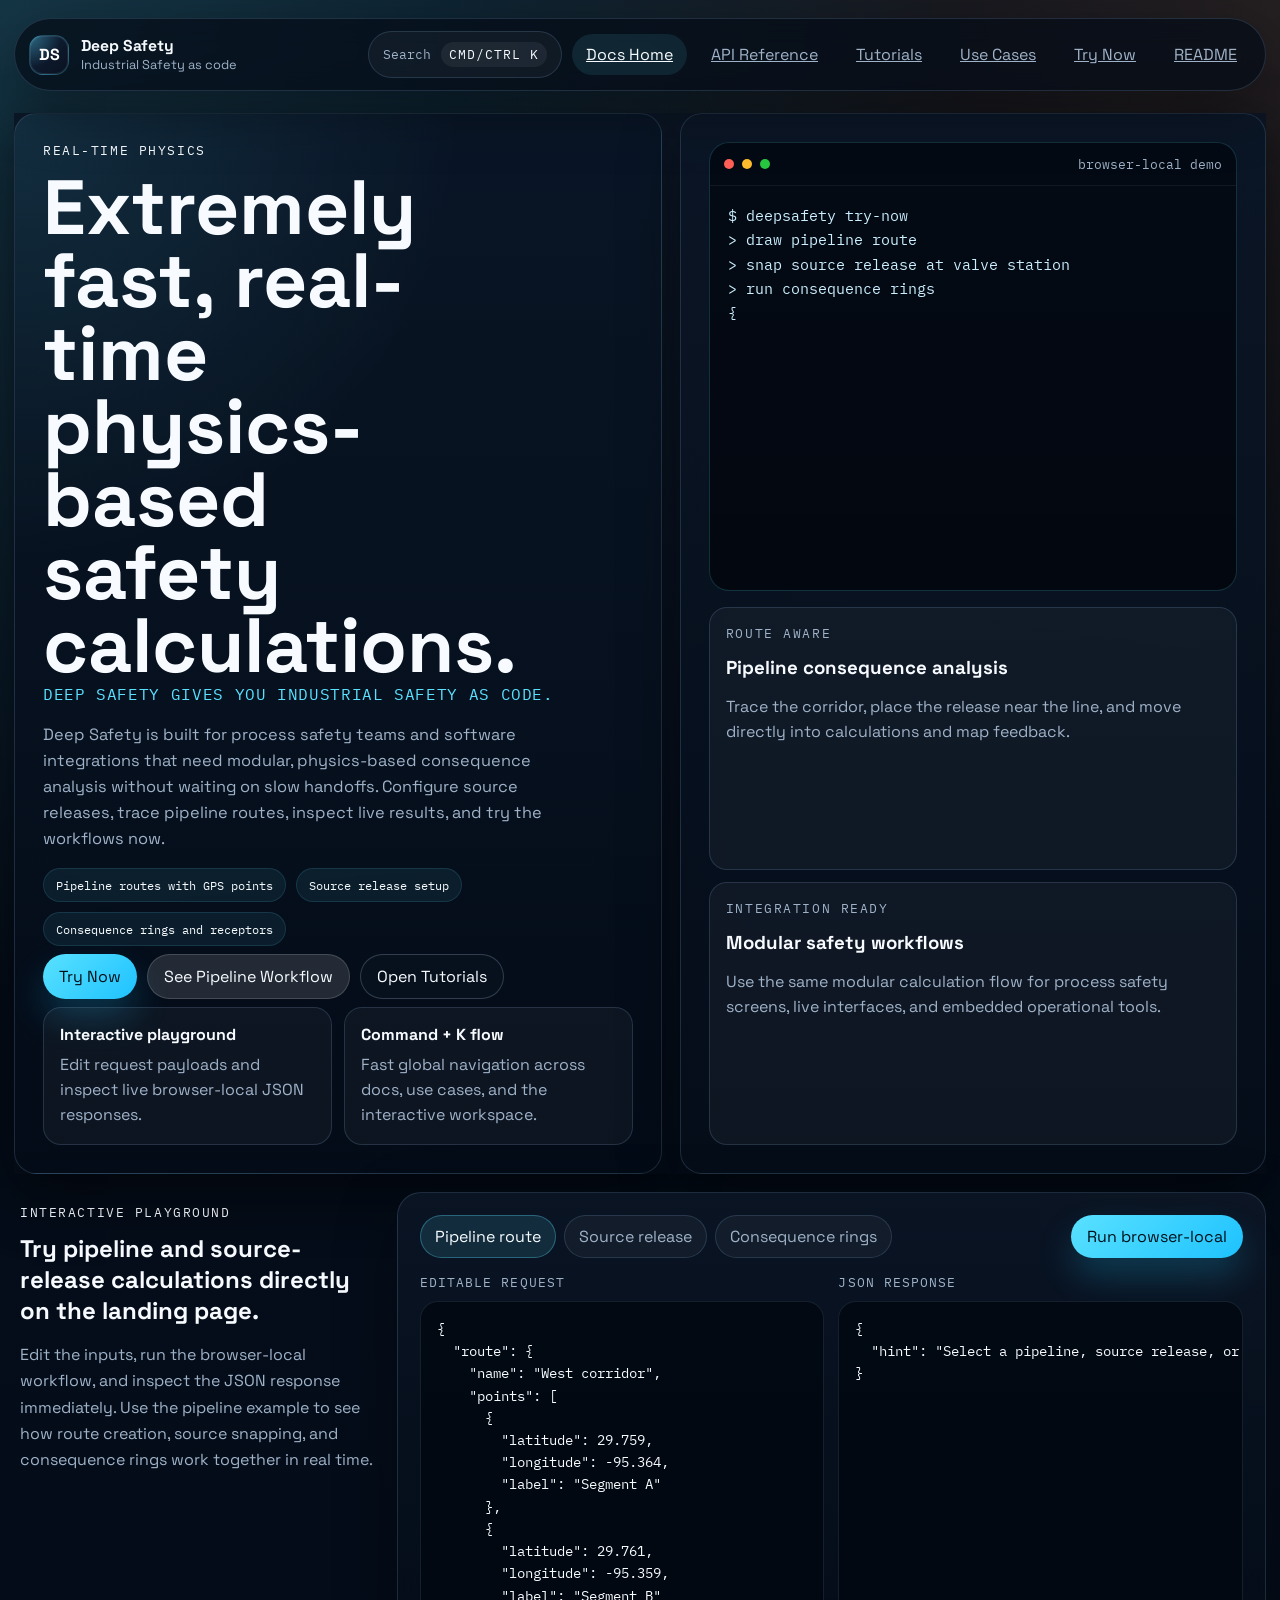
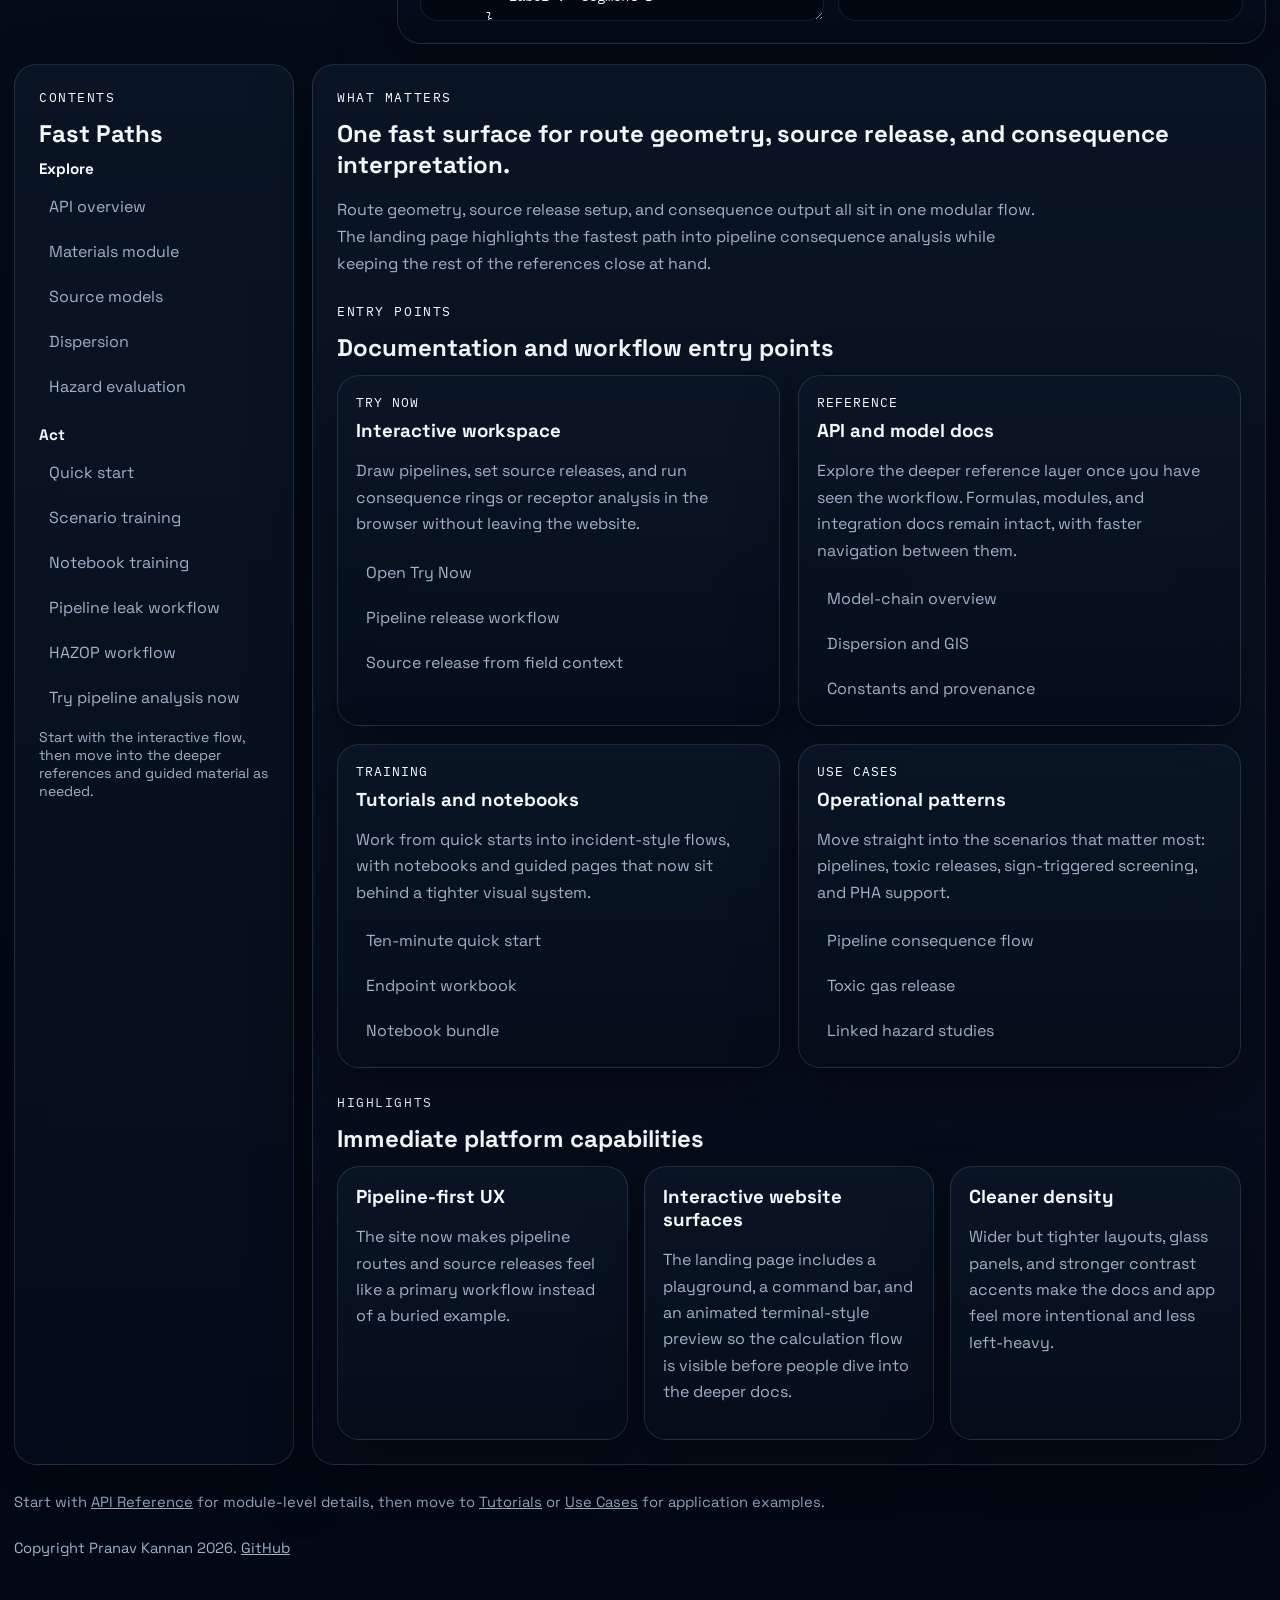
<file: docs/index.html>
<!DOCTYPE html>
<html lang="en">
  <head>
    <meta charset="UTF-8" />
    <meta name="viewport" content="width=device-width, initial-scale=1.0" />
    <title>Deep Safety | deepsafety.tech</title>
    <link rel="preconnect" href="https://fonts.googleapis.com" />
    <link rel="preconnect" href="https://fonts.gstatic.com" crossorigin />
    <link
      href="https://fonts.googleapis.com/css2?family=Space+Grotesk:wght@400;500;700&family=IBM+Plex+Mono:wght@400;500&display=swap"
      rel="stylesheet"
    />
    <link rel="stylesheet" href="./styles.css" />
  </head>
  <body>
    <div class="site-shell site-shell--wide">
      <nav class="site-nav">
        <div class="brand-lockup">
          <div class="brand-mark">DS</div>
          <div class="brand-text">
            <strong>Deep Safety</strong>
            <span>Industrial Safety as code</span>
          </div>
        </div>
        <div class="nav-actions">
          <button class="command-trigger" type="button" data-command-trigger>
            Search
            <span>CMD/CTRL K</span>
          </button>
          <div class="nav-links">
            <a class="is-active" href="./index.html">Docs Home</a>
            <a href="./api-docs.html">API Reference</a>
            <a href="./tutorials.html">Tutorials</a>
            <a href="./use-cases.html">Use Cases</a>
            <a href="./app.html">Try Now</a>
            <a href="./readme.html">README</a>
          </div>
        </div>
      </nav>

      <header class="hero hero--modern">
        <div class="hero-copy hero-copy--modern">
          <p class="eyebrow">Real-Time Physics</p>
          <h1>Extremely fast, real-time physics-based safety calculations.</h1>
          <p class="hero-tagline">Deep Safety gives you Industrial Safety as code.</p>
          <p class="lede">
            Deep Safety is built for process safety teams and software
            integrations that need modular, physics-based consequence analysis
            without waiting on slow handoffs. Configure source releases, trace
            pipeline routes, inspect live results, and try the workflows now.
          </p>
          <div class="hero-badges">
            <span class="tag">Pipeline routes with GPS points</span>
            <span class="tag">Source release setup</span>
            <span class="tag">Consequence rings and receptors</span>
          </div>
          <div class="hero-actions">
            <a class="button-link primary-button" href="./app.html">Try Now</a>
            <a class="button-link secondary-button" href="./use-cases.html#pipeline">See Pipeline Workflow</a>
            <a class="button-link ghost-button" href="./tutorials.html">Open Tutorials</a>
          </div>
          <div class="hero-kpis">
            <div class="hero-kpi">
              <strong>Interactive playground</strong>
              <span>Edit request payloads and inspect live browser-local JSON responses.</span>
            </div>
            <div class="hero-kpi">
              <strong>Command + K flow</strong>
              <span>Fast global navigation across docs, use cases, and the interactive workspace.</span>
            </div>
          </div>
        </div>

        <aside class="hero-panel hero-panel--showcase stack">
          <div class="terminal-window">
            <div class="terminal-bar">
              <span></span><span></span><span></span>
              <small>browser-local demo</small>
            </div>
            <pre data-terminal-demo></pre>
          </div>
          <div class="signal-grid">
            <article class="signal-card">
              <p class="eyebrow">Route Aware</p>
              <h3>Pipeline consequence analysis</h3>
              <p>Trace the corridor, place the release near the line, and move directly into calculations and map feedback.</p>
            </article>
            <article class="signal-card">
              <p class="eyebrow">Integration Ready</p>
              <h3>Modular safety workflows</h3>
              <p>Use the same modular calculation flow for process safety screens, live interfaces, and embedded operational tools.</p>
            </article>
          </div>
        </aside>
      </header>

      <section class="playground-shell">
        <div class="playground-copy">
          <p class="eyebrow">Interactive Playground</p>
          <h2>Try pipeline and source-release calculations directly on the landing page.</h2>
          <p class="doc-copy">
            Edit the inputs, run the browser-local workflow, and inspect the
            JSON response immediately. Use the pipeline example to see how
            route creation, source snapping, and consequence rings work
            together in real time.
          </p>
        </div>
        <div class="playground-panel glass-panel" data-playground>
          <div class="playground-topbar">
            <div class="playground-tabs">
              <button class="playground-tab is-active" type="button" data-playground-example="pipeline">Pipeline route</button>
              <button class="playground-tab" type="button" data-playground-example="source">Source release</button>
              <button class="playground-tab" type="button" data-playground-example="rings">Consequence rings</button>
            </div>
            <button class="primary-button" type="button" data-playground-run>Run browser-local</button>
          </div>
          <div class="playground-grid">
            <label class="playground-pane">
              <span>Editable request</span>
              <textarea class="playground-input" data-playground-input></textarea>
            </label>
            <div class="playground-pane">
              <span>JSON response</span>
              <pre class="playground-output" data-playground-output></pre>
            </div>
          </div>
        </div>
      </section>

      <section class="docs-home-grid">
        <aside class="docs-sidebar">
          <div class="sidebar-title">
            <p class="eyebrow">Contents</p>
            <h2>Fast Paths</h2>
          </div>
          <div class="sidebar-group">
            <h3>Explore</h3>
            <ul class="sidebar-links">
              <li><a href="./api-docs.html#overview">API overview</a></li>
              <li><a href="./api-docs.html#materials">Materials module</a></li>
              <li><a href="./api-docs.html#source-models">Source models</a></li>
              <li><a href="./api-docs.html#dispersion">Dispersion</a></li>
              <li><a href="./api-docs.html#hazard-evaluation">Hazard evaluation</a></li>
            </ul>
          </div>
          <div class="sidebar-group">
            <h3>Act</h3>
            <ul class="sidebar-links">
              <li><a href="./tutorials.html#quickstart">Quick start</a></li>
              <li><a href="./tutorials.html#scenario-training">Scenario training</a></li>
              <li><a href="./tutorials.html#notebook-training">Notebook training</a></li>
              <li><a href="./use-cases.html#pipeline">Pipeline leak workflow</a></li>
              <li><a href="./use-cases.html#hazop">HAZOP workflow</a></li>
              <li><a href="./app.html">Try pipeline analysis now</a></li>
            </ul>
          </div>
          <p class="toc-note">
            Start with the interactive flow, then move into the deeper
            references and guided material as needed.
          </p>
        </aside>

        <main class="docs-content">
          <section class="doc-section">
            <p class="eyebrow">What Matters</p>
            <h2>One fast surface for route geometry, source release, and consequence interpretation.</h2>
            <p class="section-intro">
              Route geometry, source release setup, and consequence output all
              sit in one modular flow. The landing page highlights the fastest
              path into pipeline consequence analysis while keeping the rest of
              the references close at hand.
            </p>
          </section>

          <section class="doc-section">
            <p class="eyebrow">Entry Points</p>
            <h2>Documentation and workflow entry points</h2>
            <div class="module-grid">
              <article class="module-list">
                <div class="module-kicker">Try Now</div>
                <h3>Interactive workspace</h3>
                <p>
                  Draw pipelines, set source releases, and run consequence
                  rings or receptor analysis in the browser without leaving the
                  website.
                </p>
                <ul class="module-links">
                  <li><a href="./app.html">Open Try Now</a></li>
                  <li><a href="./use-cases.html#pipeline">Pipeline release workflow</a></li>
                  <li><a href="./use-cases.html#signs">Source release from field context</a></li>
                </ul>
              </article>
              <article class="module-list">
                <div class="module-kicker">Reference</div>
                <h3>API and model docs</h3>
                <p>
                  Explore the deeper reference layer once you have seen the
                  workflow. Formulas, modules, and integration docs remain
                  intact, with faster navigation between them.
                </p>
                <ul class="module-links">
                  <li><a href="./api-docs.html#overview">Model-chain overview</a></li>
                  <li><a href="./api-docs.html#dispersion">Dispersion and GIS</a></li>
                  <li><a href="./api-docs.html#constants">Constants and provenance</a></li>
                </ul>
              </article>
              <article class="module-list">
                <div class="module-kicker">Training</div>
                <h3>Tutorials and notebooks</h3>
                <p>
                  Work from quick starts into incident-style flows, with
                  notebooks and guided pages that now sit behind a tighter
                  visual system.
                </p>
                <ul class="module-links">
                  <li><a href="./tutorials.html#quickstart">Ten-minute quick start</a></li>
                  <li><a href="./tutorials.html#endpoint-workbook">Endpoint workbook</a></li>
                  <li><a href="./tutorials.html#notebook-training">Notebook bundle</a></li>
                </ul>
              </article>
              <article class="module-list">
                <div class="module-kicker">Use Cases</div>
                <h3>Operational patterns</h3>
                <p>
                  Move straight into the scenarios that matter most:
                  pipelines, toxic releases, sign-triggered screening, and PHA
                  support.
                </p>
                <ul class="module-links">
                  <li><a href="./use-cases.html#pipeline">Pipeline consequence flow</a></li>
                  <li><a href="./use-cases.html#toxic-release">Toxic gas release</a></li>
                  <li><a href="./use-cases.html#hazop">Linked hazard studies</a></li>
                </ul>
              </article>
            </div>
          </section>

          <section class="doc-section">
            <p class="eyebrow">Highlights</p>
            <h2>Immediate platform capabilities</h2>
            <div class="mini-grid">
              <article class="mini-card">
                <h3>Pipeline-first UX</h3>
                <p>
                  The site now makes pipeline routes and source releases feel
                  like a primary workflow instead of a buried example.
                </p>
              </article>
              <article class="mini-card">
                <h3>Interactive website surfaces</h3>
                <p>
                  The landing page includes a playground, a command bar, and an
                  animated terminal-style preview so the calculation flow is
                  visible before people dive into the deeper docs.
                </p>
              </article>
              <article class="mini-card">
                <h3>Cleaner density</h3>
                <p>
                  Wider but tighter layouts, glass panels, and stronger
                  contrast accents make the docs and app feel more intentional
                  and less left-heavy.
                </p>
              </article>
            </div>
          </section>
        </main>
      </section>

      <p class="footer-note">
        Start with <a href="./api-docs.html">API Reference</a> for
        module-level details, then move to
        <a href="./tutorials.html">Tutorials</a> or
        <a href="./use-cases.html">Use Cases</a> for application examples.
      </p>

      <p class="footer-note">
        Copyright Pranav Kannan 2026.
        <a href="https://github.com/pkbythebay29">GitHub</a>
      </p>
    </div>
    <script src="./browser-api.js"></script>
    <script src="./site.js"></script>
  </body>
</html>
</file>
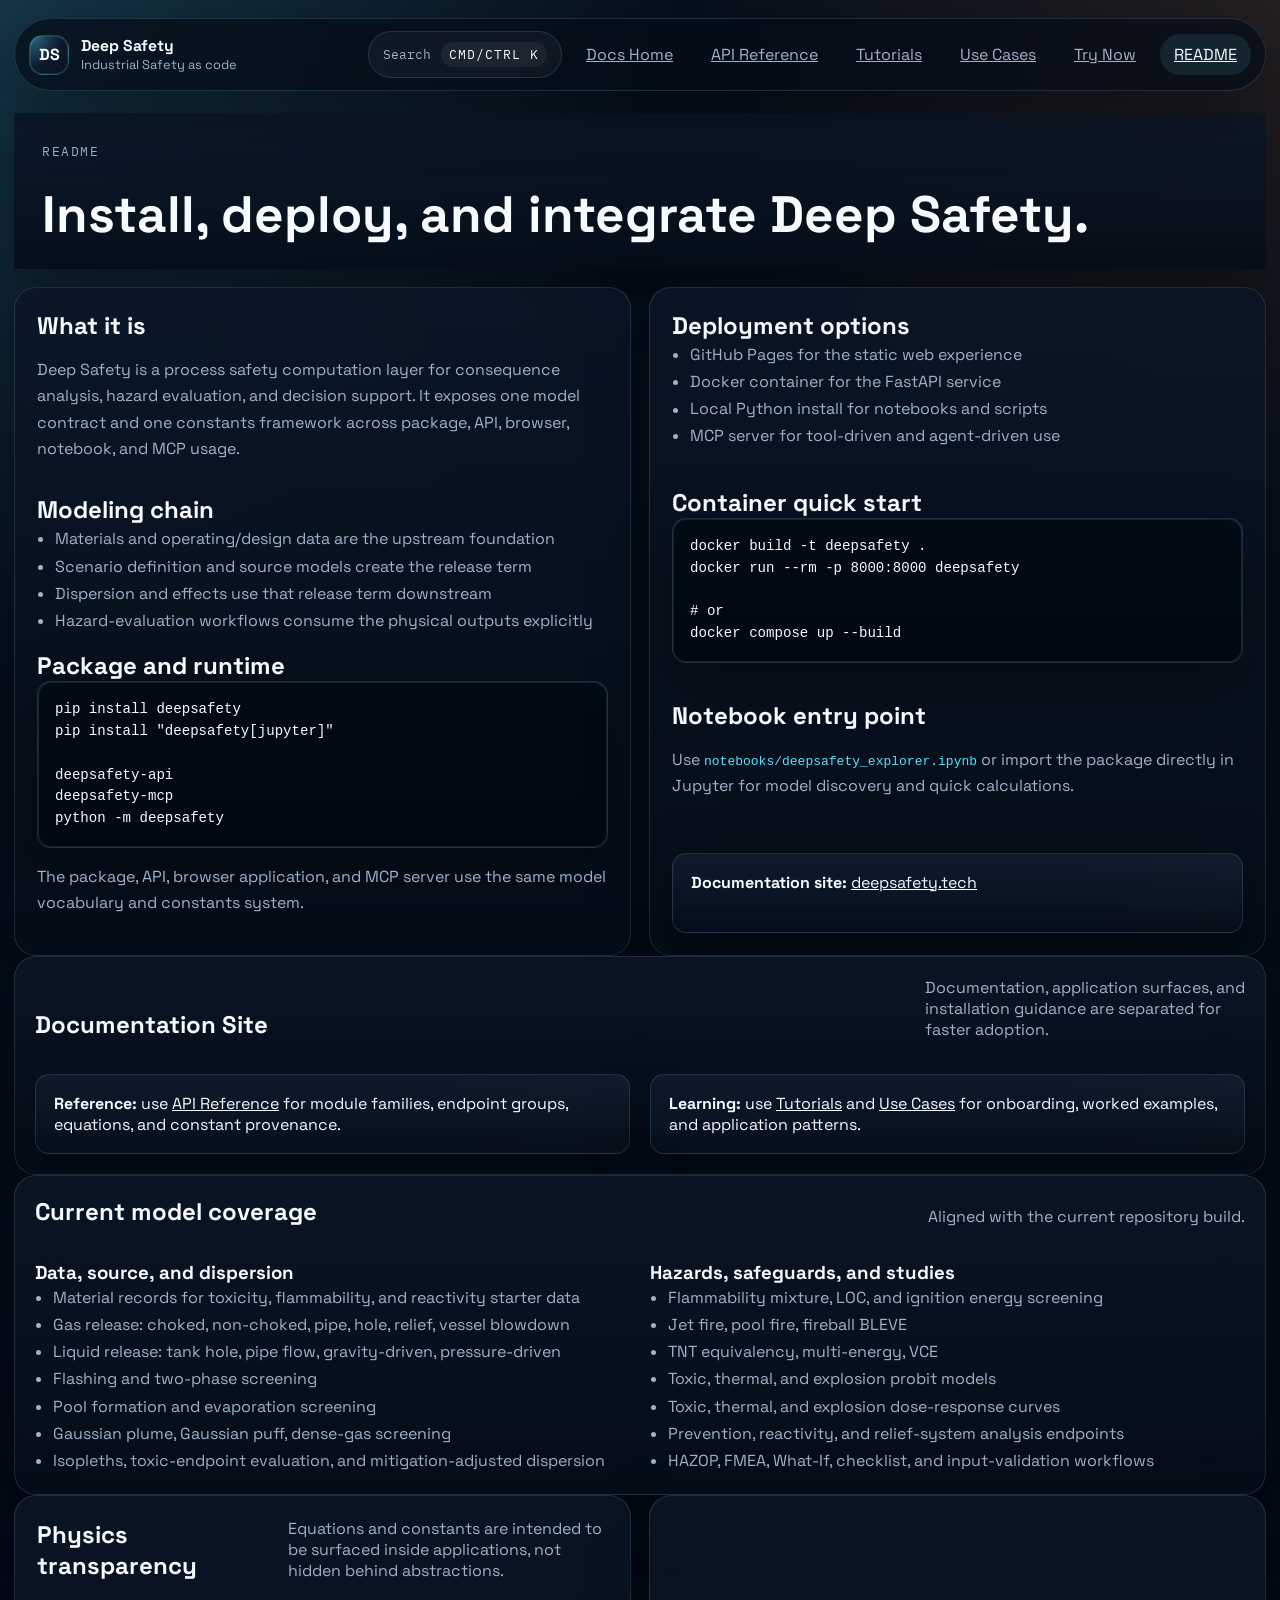
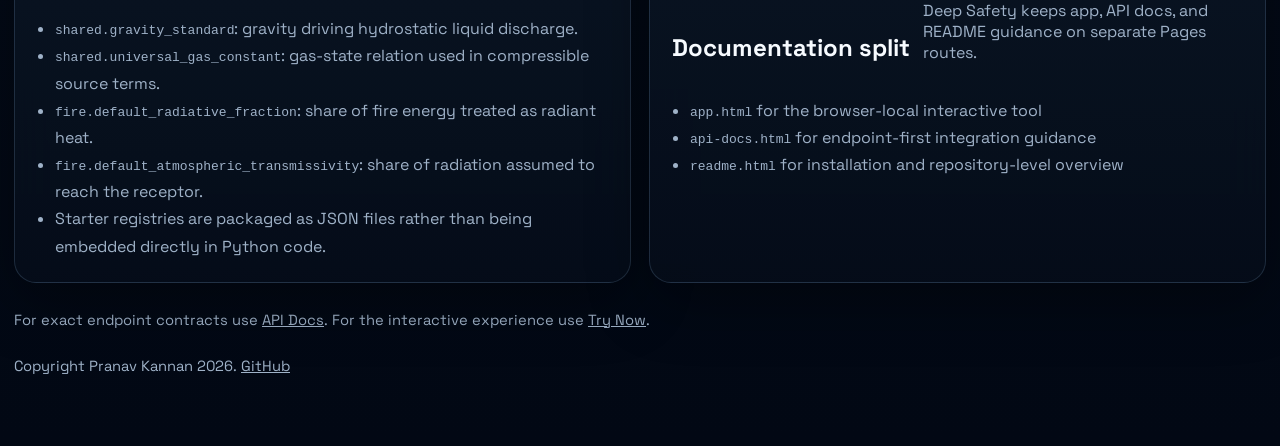
<file: docs/readme.html>
<!DOCTYPE html>
<html lang="en">
  <head>
    <meta charset="UTF-8" />
    <meta name="viewport" content="width=device-width, initial-scale=1.0" />
    <title>Deep Safety | README</title>
    <link rel="preconnect" href="https://fonts.googleapis.com" />
    <link rel="preconnect" href="https://fonts.gstatic.com" crossorigin />
    <link
      href="https://fonts.googleapis.com/css2?family=Space+Grotesk:wght@400;500;700&family=IBM+Plex+Mono:wght@400;500&display=swap"
      rel="stylesheet"
    />
    <link rel="stylesheet" href="./styles.css" />
  </head>
  <body>
    <div class="site-shell">
      <nav class="site-nav">
        <div class="brand-lockup">
          <div class="brand-mark">DS</div>
          <div class="brand-text">
            <strong>Deep Safety</strong>
            <span>Industrial Safety as code</span>
          </div>
        </div>
        <div class="nav-actions">
          <button class="command-trigger" type="button" data-command-trigger>
            Search
            <span>CMD/CTRL K</span>
          </button>
          <div class="nav-links">
            <a href="./index.html">Docs Home</a>
            <a href="./api-docs.html">API Reference</a>
            <a href="./tutorials.html">Tutorials</a>
            <a href="./use-cases.html">Use Cases</a>
            <a href="./app.html">Try Now</a>
            <a class="is-active" href="./readme.html">README</a>
          </div>
        </div>
      </nav>

      <header class="page-title">
        <p class="eyebrow">README</p>
        <h1>Install, deploy, and integrate Deep Safety.</h1>
      </header>

      <section class="docs-grid">
        <article class="card stack">
          <div>
            <h2>What it is</h2>
            <p class="doc-copy">
              Deep Safety is a process safety computation layer for consequence
              analysis, hazard evaluation, and decision support. It exposes one
              model contract and one constants framework across package, API,
              browser, notebook, and MCP usage.
            </p>
          </div>
          <div>
            <h2>Modeling chain</h2>
            <ul class="doc-list">
              <li>Materials and operating/design data are the upstream foundation</li>
              <li>Scenario definition and source models create the release term</li>
              <li>Dispersion and effects use that release term downstream</li>
              <li>Hazard-evaluation workflows consume the physical outputs explicitly</li>
            </ul>
          </div>
          <div>
            <h2>Package and runtime</h2>
            <div class="code-block">
              <pre><code>pip install deepsafety
pip install "deepsafety[jupyter]"

deepsafety-api
deepsafety-mcp
python -m deepsafety</code></pre>
            </div>
            <p class="doc-copy">
              The package, API, browser application, and MCP server use the
              same model vocabulary and constants system.
            </p>
          </div>
        </article>

        <article class="card stack">
          <div>
            <h2>Deployment options</h2>
            <ul class="doc-list">
              <li>GitHub Pages for the static web experience</li>
              <li>Docker container for the FastAPI service</li>
              <li>Local Python install for notebooks and scripts</li>
              <li>MCP server for tool-driven and agent-driven use</li>
            </ul>
          </div>
          <div>
            <h2>Container quick start</h2>
            <div class="code-block">
              <pre><code>docker build -t deepsafety .
docker run --rm -p 8000:8000 deepsafety

# or
docker compose up --build</code></pre>
            </div>
          </div>
          <div>
            <h2>Notebook entry point</h2>
            <p class="doc-copy">
              Use <code>notebooks/deepsafety_explorer.ipynb</code> or import the
              package directly in Jupyter for model discovery and quick
              calculations.
            </p>
          </div>
          <div class="callout">
            <strong>Documentation site:</strong> <a href="https://deepsafety.tech">deepsafety.tech</a>
          </div>
        </article>
      </section>

      <section class="card stack">
        <div class="panel-header">
          <h2>Documentation Site</h2>
          <p>Documentation, application surfaces, and installation guidance are separated for faster adoption.</p>
        </div>
        <div class="two-col">
          <div class="callout">
            <strong>Reference:</strong> use <a href="./api-docs.html">API Reference</a> for module families, endpoint groups, equations, and constant provenance.
          </div>
          <div class="callout">
            <strong>Learning:</strong> use <a href="./tutorials.html">Tutorials</a> and <a href="./use-cases.html">Use Cases</a> for onboarding, worked examples, and application patterns.
          </div>
        </div>
      </section>

      <section class="card stack">
        <div class="panel-header">
          <h2>Current model coverage</h2>
          <p>Aligned with the current repository build.</p>
        </div>
        <div class="two-col">
          <div>
            <h3>Data, source, and dispersion</h3>
            <ul class="doc-list">
              <li>Material records for toxicity, flammability, and reactivity starter data</li>
              <li>Gas release: choked, non-choked, pipe, hole, relief, vessel blowdown</li>
              <li>Liquid release: tank hole, pipe flow, gravity-driven, pressure-driven</li>
              <li>Flashing and two-phase screening</li>
              <li>Pool formation and evaporation screening</li>
              <li>Gaussian plume, Gaussian puff, dense-gas screening</li>
              <li>Isopleths, toxic-endpoint evaluation, and mitigation-adjusted dispersion</li>
            </ul>
          </div>
          <div>
            <h3>Hazards, safeguards, and studies</h3>
            <ul class="doc-list">
              <li>Flammability mixture, LOC, and ignition energy screening</li>
              <li>Jet fire, pool fire, fireball BLEVE</li>
              <li>TNT equivalency, multi-energy, VCE</li>
              <li>Toxic, thermal, and explosion probit models</li>
              <li>Toxic, thermal, and explosion dose-response curves</li>
              <li>Prevention, reactivity, and relief-system analysis endpoints</li>
              <li>HAZOP, FMEA, What-If, checklist, and input-validation workflows</li>
            </ul>
          </div>
        </div>
      </section>

      <section class="docs-grid">
        <article class="card stack">
          <div class="panel-header">
            <h2>Physics transparency</h2>
            <p>Equations and constants are intended to be surfaced inside applications, not hidden behind abstractions.</p>
          </div>
          <ul class="doc-list">
            <li><code>shared.gravity_standard</code>: gravity driving hydrostatic liquid discharge.</li>
            <li><code>shared.universal_gas_constant</code>: gas-state relation used in compressible source terms.</li>
            <li><code>fire.default_radiative_fraction</code>: share of fire energy treated as radiant heat.</li>
            <li><code>fire.default_atmospheric_transmissivity</code>: share of radiation assumed to reach the receptor.</li>
            <li>Starter registries are packaged as JSON files rather than being embedded directly in Python code.</li>
          </ul>
        </article>

        <article class="card stack">
          <div class="panel-header">
            <h2>Documentation split</h2>
            <p>Deep Safety keeps app, API docs, and README guidance on separate Pages routes.</p>
          </div>
          <ul class="doc-list">
            <li><code>app.html</code> for the browser-local interactive tool</li>
            <li><code>api-docs.html</code> for endpoint-first integration guidance</li>
            <li><code>readme.html</code> for installation and repository-level overview</li>
          </ul>
        </article>
      </section>

      <p class="footer-note">
        For exact endpoint contracts use <a href="./api-docs.html">API Docs</a>.
        For the interactive experience use <a href="./app.html">Try Now</a>.
      </p>

      <p class="footer-note">
        Copyright Pranav Kannan 2026.
        <a href="https://github.com/pkbythebay29">GitHub</a>
      </p>
    </div>
    <script src="./site.js"></script>
  </body>
</html>
</file>
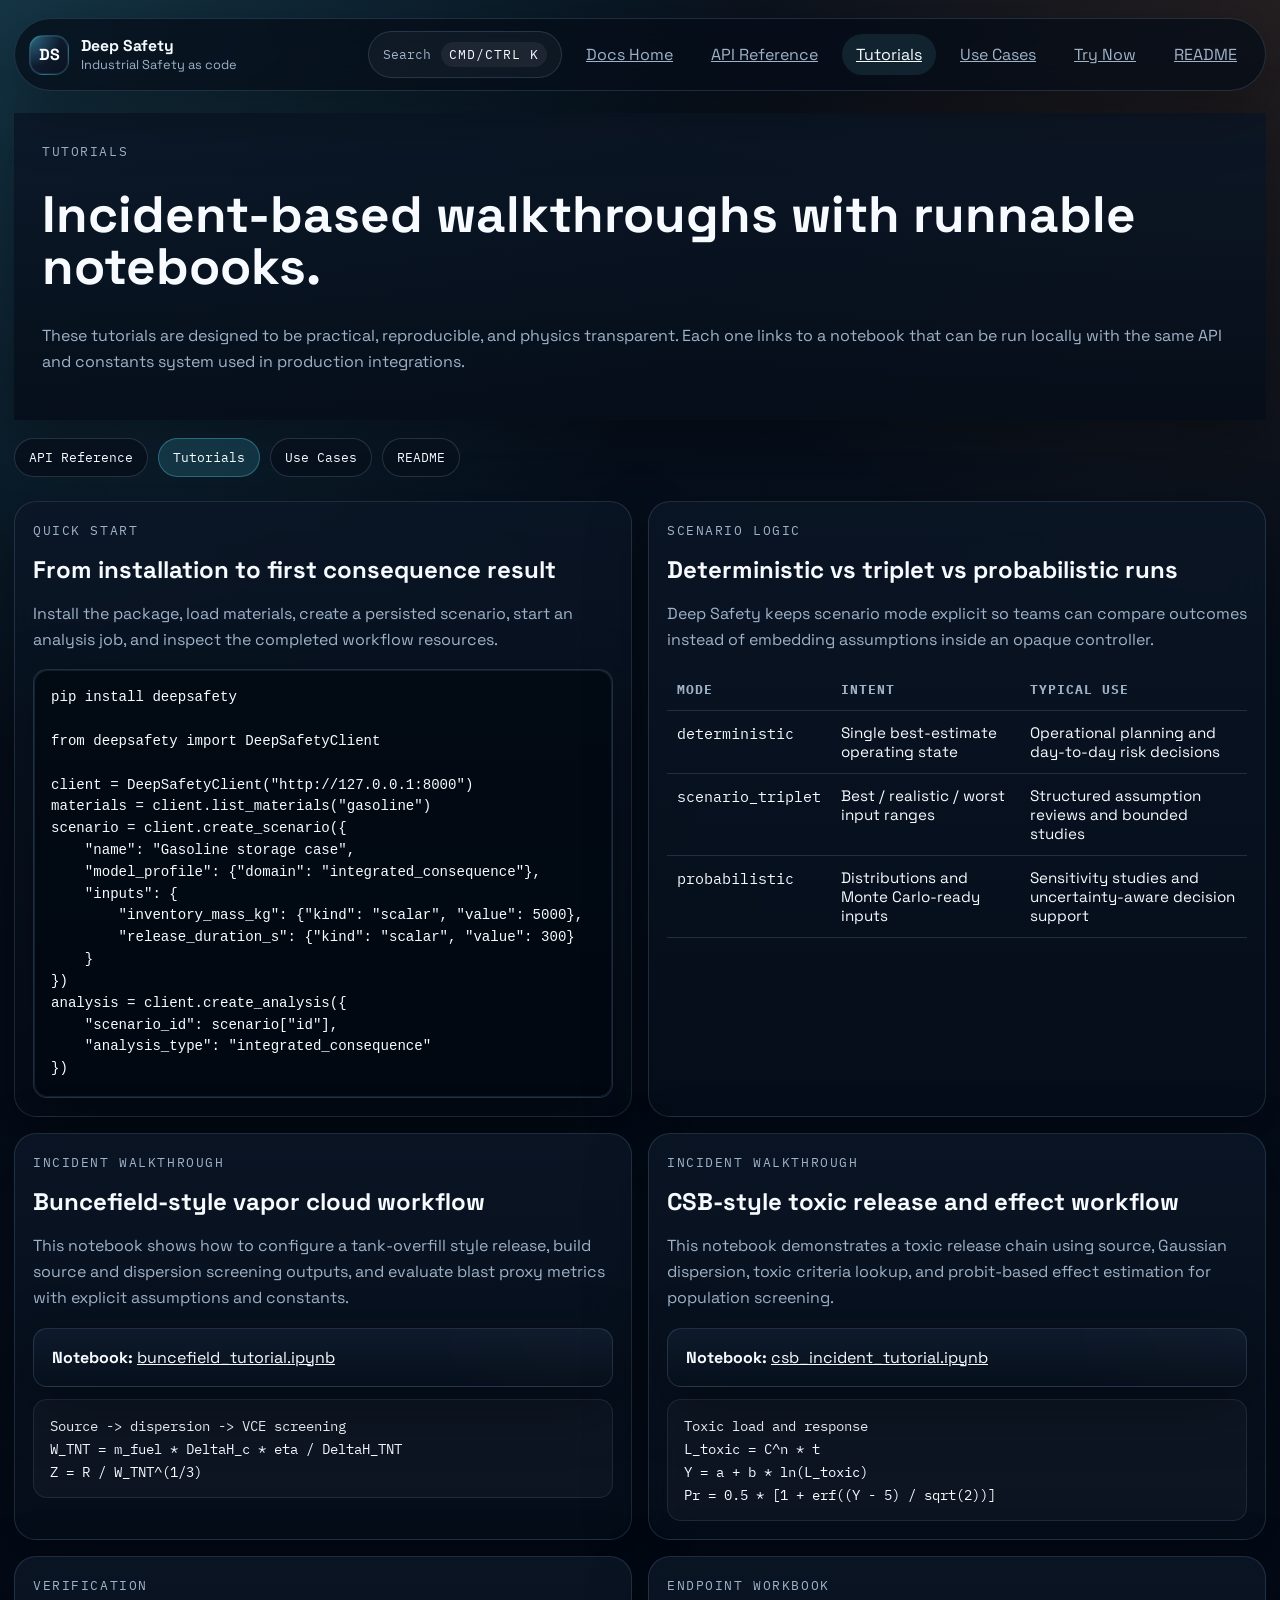
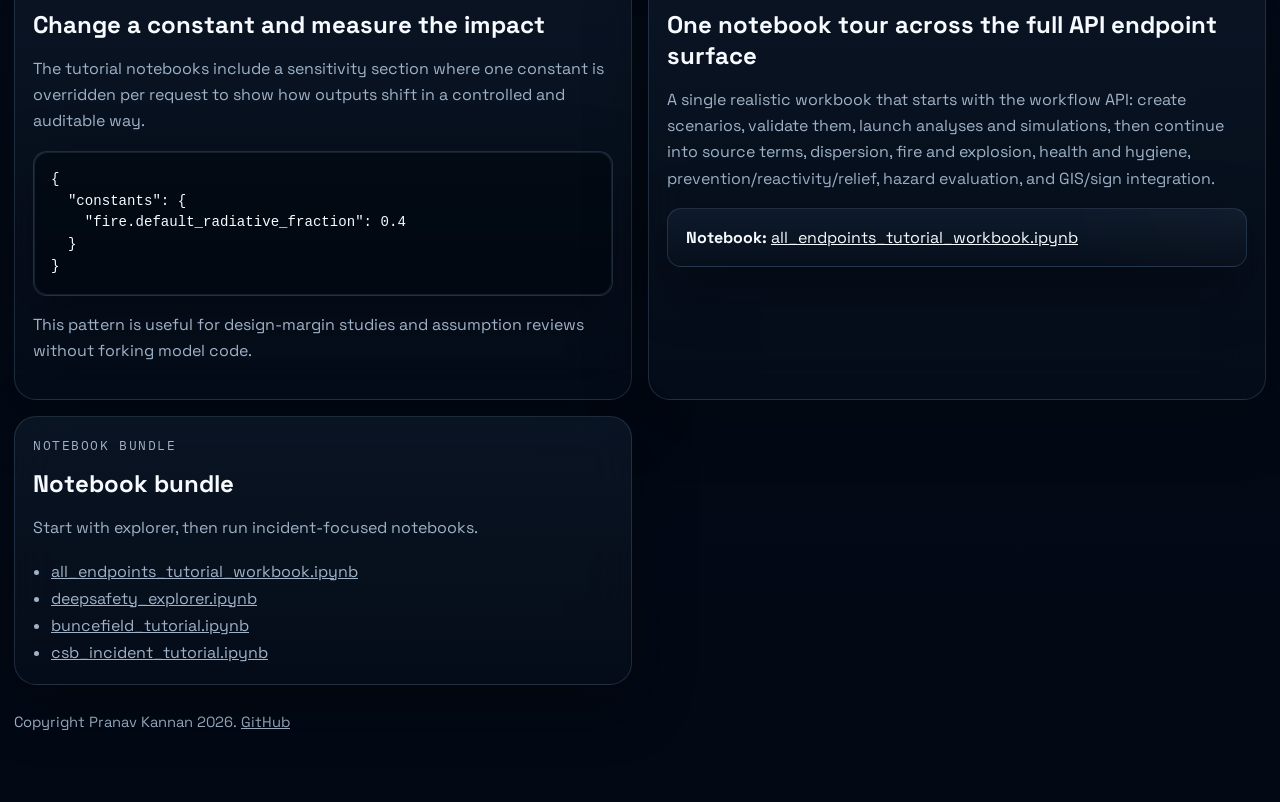
<file: docs/tutorials.html>
﻿<!DOCTYPE html>
<html lang="en">
  <head>
    <meta charset="UTF-8" />
    <meta name="viewport" content="width=device-width, initial-scale=1.0" />
    <title>Deep Safety | Tutorials</title>
    <link rel="preconnect" href="https://fonts.googleapis.com" />
    <link rel="preconnect" href="https://fonts.gstatic.com" crossorigin />
    <link
      href="https://fonts.googleapis.com/css2?family=Space+Grotesk:wght@400;500;700&family=IBM+Plex+Mono:wght@400;500&display=swap"
      rel="stylesheet"
    />
    <link rel="stylesheet" href="./styles.css" />
  </head>
  <body>
    <div class="site-shell">
      <nav class="site-nav">
        <div class="brand-lockup">
          <div class="brand-mark">DS</div>
          <div class="brand-text">
            <strong>Deep Safety</strong>
            <span>Industrial Safety as code</span>
          </div>
        </div>
        <div class="nav-actions">
          <button class="command-trigger" type="button" data-command-trigger>
            Search
            <span>CMD/CTRL K</span>
          </button>
          <div class="nav-links">
            <a href="./index.html">Docs Home</a>
            <a href="./api-docs.html">API Reference</a>
            <a class="is-active" href="./tutorials.html">Tutorials</a>
            <a href="./use-cases.html">Use Cases</a>
            <a href="./app.html">Try Now</a>
            <a href="./readme.html">README</a>
          </div>
        </div>
      </nav>

      <header class="page-title">
        <p class="eyebrow">Tutorials</p>
        <h1>Incident-based walkthroughs with runnable notebooks.</h1>
        <p class="doc-copy">
          These tutorials are designed to be practical, reproducible, and physics
          transparent. Each one links to a notebook that can be run locally with
          the same API and constants system used in production integrations.
        </p>
      </header>

      <div class="doc-tabs">
        <a class="doc-tab" href="./api-docs.html">API Reference</a>
        <a class="doc-tab is-active" href="./tutorials.html">Tutorials</a>
        <a class="doc-tab" href="./use-cases.html">Use Cases</a>
        <a class="doc-tab" href="./readme.html">README</a>
      </div>

      <section class="tutorial-grid">
        <article class="tutorial-card" id="quickstart">
          <p class="eyebrow">Quick Start</p>
          <h2>From installation to first consequence result</h2>
          <p>
            Install the package, load materials, create a persisted scenario,
            start an analysis job, and inspect the completed workflow resources.
          </p>
          <div class="code-block">
            <pre><code>pip install deepsafety

from deepsafety import DeepSafetyClient

client = DeepSafetyClient("http://127.0.0.1:8000")
materials = client.list_materials("gasoline")
scenario = client.create_scenario({
    "name": "Gasoline storage case",
    "model_profile": {"domain": "integrated_consequence"},
    "inputs": {
        "inventory_mass_kg": {"kind": "scalar", "value": 5000},
        "release_duration_s": {"kind": "scalar", "value": 300}
    }
})
analysis = client.create_analysis({
    "scenario_id": scenario["id"],
    "analysis_type": "integrated_consequence"
})</code></pre>
          </div>
        </article>

        <article class="tutorial-card" id="scenario-training">
          <p class="eyebrow">Scenario Logic</p>
          <h2>Deterministic vs triplet vs probabilistic runs</h2>
          <p>
            Deep Safety keeps scenario mode explicit so teams can compare
            outcomes instead of embedding assumptions inside an opaque
            controller.
          </p>
          <table class="reference-table">
            <thead>
              <tr>
                <th>Mode</th>
                <th>Intent</th>
                <th>Typical use</th>
              </tr>
            </thead>
            <tbody>
              <tr>
                <td><code>deterministic</code></td>
                <td>Single best-estimate operating state</td>
                <td>Operational planning and day-to-day risk decisions</td>
              </tr>
              <tr>
                <td><code>scenario_triplet</code></td>
                <td>Best / realistic / worst input ranges</td>
                <td>Structured assumption reviews and bounded studies</td>
              </tr>
              <tr>
                <td><code>probabilistic</code></td>
                <td>Distributions and Monte Carlo-ready inputs</td>
                <td>Sensitivity studies and uncertainty-aware decision support</td>
              </tr>
            </tbody>
          </table>
        </article>

        <article class="tutorial-card" id="buncefield-training">
          <p class="eyebrow">Incident Walkthrough</p>
          <h2>Buncefield-style vapor cloud workflow</h2>
          <p>
            This notebook shows how to configure a tank-overfill style release,
            build source and dispersion screening outputs, and evaluate blast
            proxy metrics with explicit assumptions and constants.
          </p>
          <div class="callout">
            <strong>Notebook:</strong>
            <a href="https://github.com/pkbythebay29/deepsafety/blob/main/notebooks/buncefield_tutorial.ipynb" target="_blank" rel="noreferrer">buncefield_tutorial.ipynb</a>
          </div>
          <div class="equation-panel">
            <pre>Source -> dispersion -> VCE screening
W_TNT = m_fuel * DeltaH_c * eta / DeltaH_TNT
Z = R / W_TNT^(1/3)</pre>
          </div>
        </article>

        <article class="tutorial-card" id="csb-training">
          <p class="eyebrow">Incident Walkthrough</p>
          <h2>CSB-style toxic release and effect workflow</h2>
          <p>
            This notebook demonstrates a toxic release chain using source,
            Gaussian dispersion, toxic criteria lookup, and probit-based effect
            estimation for population screening.
          </p>
          <div class="callout">
            <strong>Notebook:</strong>
            <a href="https://github.com/pkbythebay29/deepsafety/blob/main/notebooks/csb_incident_tutorial.ipynb" target="_blank" rel="noreferrer">csb_incident_tutorial.ipynb</a>
          </div>
          <div class="equation-panel">
            <pre>Toxic load and response
L_toxic = C^n * t
Y = a + b * ln(L_toxic)
Pr = 0.5 * [1 + erf((Y - 5) / sqrt(2))]</pre>
          </div>
        </article>

        <article class="tutorial-card" id="constants-training">
          <p class="eyebrow">Verification</p>
          <h2>Change a constant and measure the impact</h2>
          <p>
            The tutorial notebooks include a sensitivity section where one
            constant is overridden per request to show how outputs shift in a
            controlled and auditable way.
          </p>
          <div class="code-block">
            <pre><code>{
  "constants": {
    "fire.default_radiative_fraction": 0.4
  }
}</code></pre>
          </div>
          <p class="doc-copy">
            This pattern is useful for design-margin studies and assumption
            reviews without forking model code.
          </p>
        </article>

        <article class="tutorial-card" id="endpoint-workbook">
          <p class="eyebrow">Endpoint Workbook</p>
          <h2>One notebook tour across the full API endpoint surface</h2>
          <p>
            A single realistic workbook that starts with the workflow API:
            create scenarios, validate them, launch analyses and simulations,
            then continue into source terms, dispersion, fire and explosion,
            health and hygiene, prevention/reactivity/relief, hazard
            evaluation, and GIS/sign integration.
          </p>
          <div class="callout">
            <strong>Notebook:</strong>
            <a href="https://github.com/pkbythebay29/deepsafety/blob/main/notebooks/all_endpoints_tutorial_workbook.ipynb" target="_blank" rel="noreferrer">all_endpoints_tutorial_workbook.ipynb</a>
          </div>
        </article>

        <article class="tutorial-card" id="notebook-training">
          <p class="eyebrow">Notebook Bundle</p>
          <h2>Notebook bundle</h2>
          <p>
            Start with explorer, then run incident-focused notebooks.
          </p>
          <ul class="doc-list">
            <li><a href="https://github.com/pkbythebay29/deepsafety/blob/main/notebooks/all_endpoints_tutorial_workbook.ipynb" target="_blank" rel="noreferrer">all_endpoints_tutorial_workbook.ipynb</a></li>
            <li><a href="https://github.com/pkbythebay29/deepsafety/blob/main/notebooks/deepsafety_explorer.ipynb" target="_blank" rel="noreferrer">deepsafety_explorer.ipynb</a></li>
            <li><a href="https://github.com/pkbythebay29/deepsafety/blob/main/notebooks/buncefield_tutorial.ipynb" target="_blank" rel="noreferrer">buncefield_tutorial.ipynb</a></li>
            <li><a href="https://github.com/pkbythebay29/deepsafety/blob/main/notebooks/csb_incident_tutorial.ipynb" target="_blank" rel="noreferrer">csb_incident_tutorial.ipynb</a></li>
          </ul>
        </article>
      </section>

      <p class="footer-note">
        Copyright Pranav Kannan 2026.
        <a href="https://github.com/pkbythebay29">GitHub</a>
      </p>
    </div>
    <script src="./site.js"></script>
  </body>
</html>
</file>
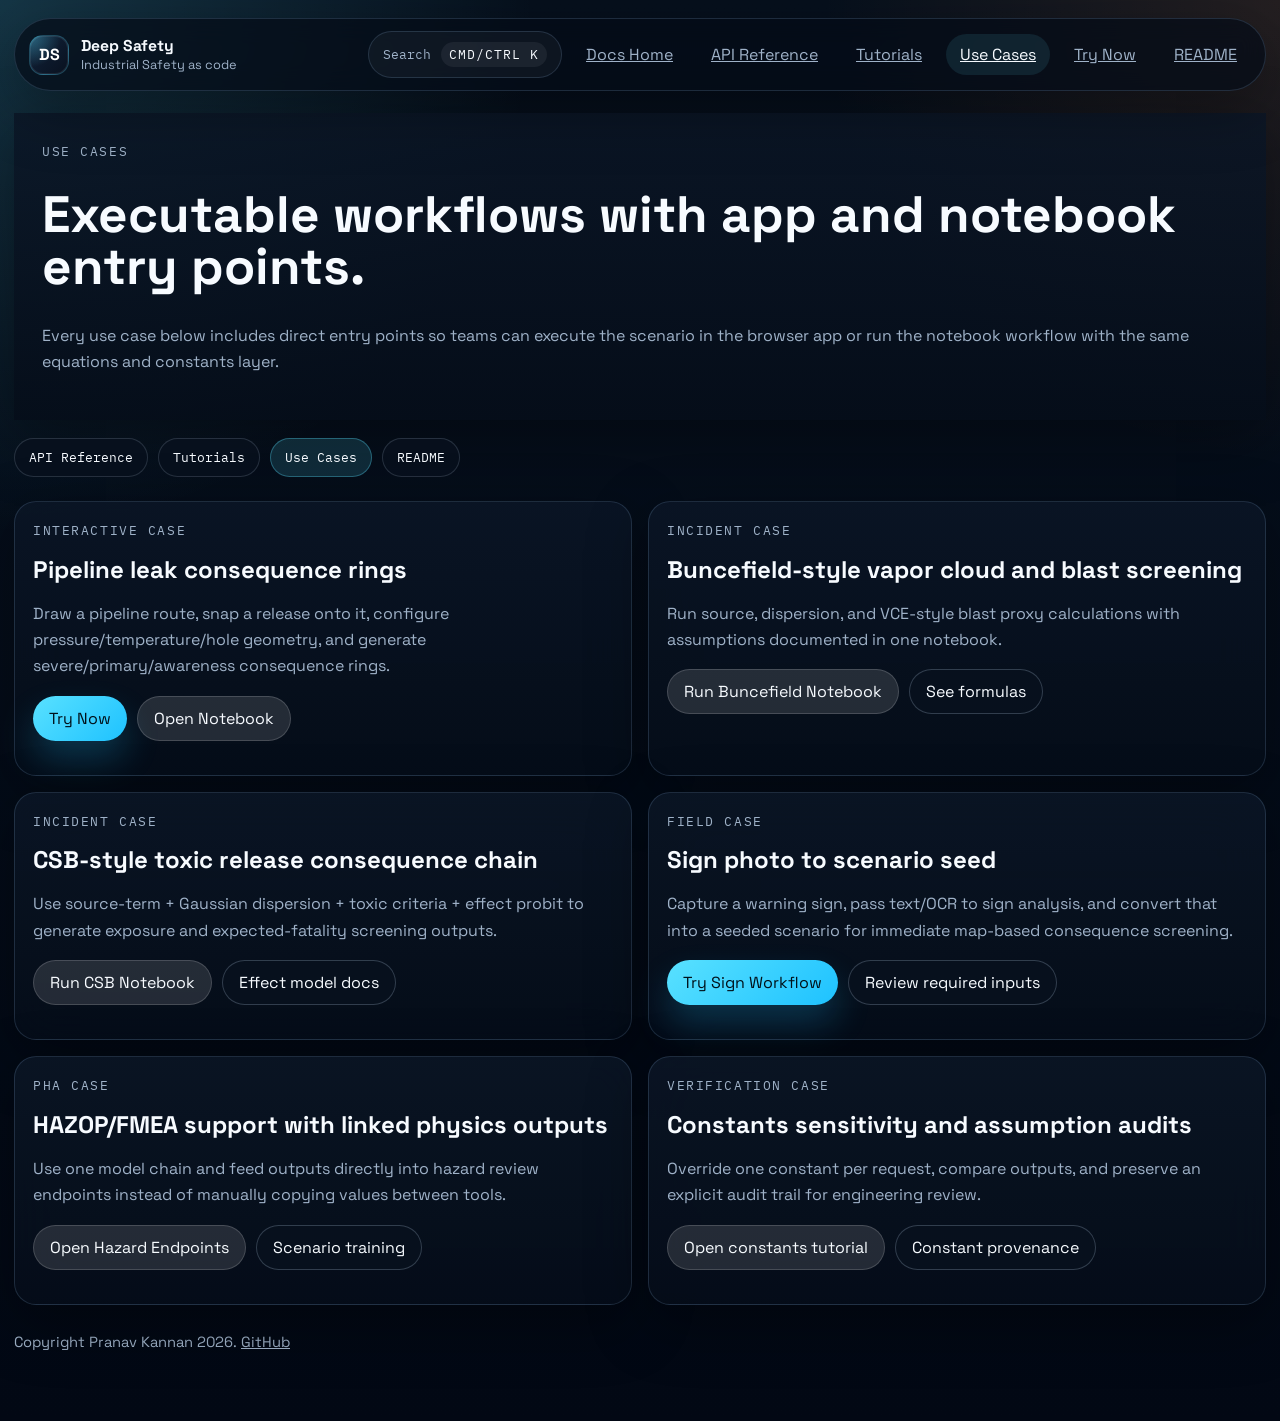
<file: docs/use-cases.html>
﻿<!DOCTYPE html>
<html lang="en">
  <head>
    <meta charset="UTF-8" />
    <meta name="viewport" content="width=device-width, initial-scale=1.0" />
    <title>Deep Safety | Use Cases</title>
    <link rel="preconnect" href="https://fonts.googleapis.com" />
    <link rel="preconnect" href="https://fonts.gstatic.com" crossorigin />
    <link
      href="https://fonts.googleapis.com/css2?family=Space+Grotesk:wght@400;500;700&family=IBM+Plex+Mono:wght@400;500&display=swap"
      rel="stylesheet"
    />
    <link rel="stylesheet" href="./styles.css" />
  </head>
  <body>
    <div class="site-shell">
      <nav class="site-nav">
        <div class="brand-lockup">
          <div class="brand-mark">DS</div>
          <div class="brand-text">
            <strong>Deep Safety</strong>
            <span>Industrial Safety as code</span>
          </div>
        </div>
        <div class="nav-actions">
          <button class="command-trigger" type="button" data-command-trigger>
            Search
            <span>CMD/CTRL K</span>
          </button>
          <div class="nav-links">
            <a href="./index.html">Docs Home</a>
            <a href="./api-docs.html">API Reference</a>
            <a href="./tutorials.html">Tutorials</a>
            <a class="is-active" href="./use-cases.html">Use Cases</a>
            <a href="./app.html">Try Now</a>
            <a href="./readme.html">README</a>
          </div>
        </div>
      </nav>

      <header class="page-title">
        <p class="eyebrow">Use Cases</p>
        <h1>Executable workflows with app and notebook entry points.</h1>
        <p class="doc-copy">
          Every use case below includes direct entry points so teams can execute
          the scenario in the browser app or run the notebook workflow with the
          same equations and constants layer.
        </p>
      </header>

      <div class="doc-tabs">
        <a class="doc-tab" href="./api-docs.html">API Reference</a>
        <a class="doc-tab" href="./tutorials.html">Tutorials</a>
        <a class="doc-tab is-active" href="./use-cases.html">Use Cases</a>
        <a class="doc-tab" href="./readme.html">README</a>
      </div>

      <section class="use-case-grid">
        <article class="use-case-card" id="pipeline">
          <p class="eyebrow">Interactive Case</p>
          <h2>Pipeline leak consequence rings</h2>
          <p>
            Draw a pipeline route, snap a release onto it, configure
            pressure/temperature/hole geometry, and generate
            severe/primary/awareness consequence rings.
          </p>
          <div class="button-row">
            <a class="button-link primary-button" href="./app.html">Try Now</a>
            <a class="button-link secondary-button" href="https://github.com/pkbythebay29/deepsafety/blob/main/notebooks/deepsafety_explorer.ipynb" target="_blank" rel="noreferrer">Open Notebook</a>
          </div>
        </article>

        <article class="use-case-card" id="buncefield">
          <p class="eyebrow">Incident Case</p>
          <h2>Buncefield-style vapor cloud and blast screening</h2>
          <p>
            Run source, dispersion, and VCE-style blast proxy calculations with
            assumptions documented in one notebook.
          </p>
          <div class="button-row">
            <a class="button-link secondary-button" href="https://github.com/pkbythebay29/deepsafety/blob/main/notebooks/buncefield_tutorial.ipynb" target="_blank" rel="noreferrer">Run Buncefield Notebook</a>
            <a class="button-link ghost-button" href="./api-docs.html#fire-explosion">See formulas</a>
          </div>
        </article>

        <article class="use-case-card" id="toxic-release">
          <p class="eyebrow">Incident Case</p>
          <h2>CSB-style toxic release consequence chain</h2>
          <p>
            Use source-term + Gaussian dispersion + toxic criteria + effect
            probit to generate exposure and expected-fatality screening outputs.
          </p>
          <div class="button-row">
            <a class="button-link secondary-button" href="https://github.com/pkbythebay29/deepsafety/blob/main/notebooks/csb_incident_tutorial.ipynb" target="_blank" rel="noreferrer">Run CSB Notebook</a>
            <a class="button-link ghost-button" href="./api-docs.html#effects">Effect model docs</a>
          </div>
        </article>

        <article class="use-case-card" id="signs">
          <p class="eyebrow">Field Case</p>
          <h2>Sign photo to scenario seed</h2>
          <p>
            Capture a warning sign, pass text/OCR to sign analysis, and convert
            that into a seeded scenario for immediate map-based consequence
            screening.
          </p>
          <div class="button-row">
            <a class="button-link primary-button" href="./app.html">Try Sign Workflow</a>
            <a class="button-link ghost-button" href="./api-docs.html#materials">Review required inputs</a>
          </div>
        </article>

        <article class="use-case-card" id="hazop">
          <p class="eyebrow">PHA Case</p>
          <h2>HAZOP/FMEA support with linked physics outputs</h2>
          <p>
            Use one model chain and feed outputs directly into hazard review
            endpoints instead of manually copying values between tools.
          </p>
          <div class="button-row">
            <a class="button-link secondary-button" href="./api-docs.html#hazard-evaluation">Open Hazard Endpoints</a>
            <a class="button-link ghost-button" href="./tutorials.html#scenario-training">Scenario training</a>
          </div>
        </article>

        <article class="use-case-card" id="constants-sensitivity">
          <p class="eyebrow">Verification Case</p>
          <h2>Constants sensitivity and assumption audits</h2>
          <p>
            Override one constant per request, compare outputs, and preserve an
            explicit audit trail for engineering review.
          </p>
          <div class="button-row">
            <a class="button-link secondary-button" href="./tutorials.html#constants-training">Open constants tutorial</a>
            <a class="button-link ghost-button" href="./api-docs.html#constants">Constant provenance</a>
          </div>
        </article>
      </section>

      <p class="footer-note">
        Copyright Pranav Kannan 2026.
        <a href="https://github.com/pkbythebay29">GitHub</a>
      </p>
    </div>
    <script src="./site.js"></script>
  </body>
</html>
</file>
<file: docs/styles.css>
:root {
  --bg: #f3f3f1;
  --bg-strong: #e8e8e5;
  --paper: #ffffff;
  --ink: #101010;
  --ink-soft: #5a5a5a;
  --accent: #1a1a1a;
  --accent-strong: #000000;
  --line: rgba(16, 16, 16, 0.12);
  --shadow: 0 18px 40px rgba(16, 16, 16, 0.06);
  --radius: 18px;
}

* {
  box-sizing: border-box;
}

body {
  margin: 0;
  min-height: 100vh;
  font-family: "Space Grotesk", sans-serif;
  color: var(--ink);
  background: linear-gradient(180deg, #f7f7f5 0%, var(--bg) 100%);
}

.page-shell {
  width: min(1400px, calc(100% - 32px));
  margin: 0 auto;
  padding: 28px 0 48px;
}

.hero,
.layout,
.docs-layout {
  display: grid;
  gap: 20px;
}

.hero {
  grid-template-columns: 1.4fr 1fr;
  align-items: stretch;
  margin-bottom: 20px;
}

.hero-copy,
.hero-card,
.card {
  border: 1px solid var(--line);
  border-radius: var(--radius);
  background: var(--paper);
  box-shadow: var(--shadow);
}

.hero-copy {
  padding: 28px;
}

.hero-card,
.card {
  padding: 20px;
}

.eyebrow {
  margin: 0 0 12px;
  font-size: 0.82rem;
  font-family: "IBM Plex Mono", monospace;
  text-transform: uppercase;
  letter-spacing: 0.12em;
  color: var(--ink);
}

h1,
h2,
h3 {
  margin: 0;
}

h1 {
  font-size: clamp(2rem, 4vw, 3.3rem);
  line-height: 1.02;
  max-width: 13ch;
}

.lede,
.helper,
.panel-header p,
.result-meta,
.constant-list,
.equation-list {
  color: var(--ink-soft);
}

.lede {
  max-width: 52ch;
  margin-top: 18px;
  font-size: 1.02rem;
  line-height: 1.6;
}

.layout {
  grid-template-columns: 430px 1fr;
  margin-bottom: 20px;
}

.docs-layout {
  grid-template-columns: 1fr 1fr;
}

.panel-header {
  display: flex;
  align-items: end;
  justify-content: space-between;
  gap: 12px;
  margin-bottom: 18px;
}

.panel-header p {
  margin: 0;
  max-width: 32ch;
}

.grid {
  display: grid;
  grid-template-columns: repeat(2, minmax(0, 1fr));
  gap: 14px;
}

.field {
  display: grid;
  gap: 8px;
  margin-bottom: 14px;
}

.field span {
  font-size: 0.86rem;
  font-family: "IBM Plex Mono", monospace;
  text-transform: uppercase;
  letter-spacing: 0.08em;
}

.field-label-row {
  display: flex;
  align-items: center;
  gap: 8px;
}

.field-help {
  color: var(--ink-soft);
  font-size: 0.88rem;
  line-height: 1.45;
}

.info-badge {
  display: inline-flex;
  align-items: center;
  justify-content: center;
  width: 18px;
  height: 18px;
  border-radius: 999px;
  background: rgba(16, 16, 16, 0.08);
  color: var(--ink);
  font-size: 0.72rem;
  font-family: "IBM Plex Mono", monospace;
  cursor: help;
}

input,
select,
textarea,
button {
  font: inherit;
}

input,
select,
textarea {
  width: 100%;
  padding: 12px 14px;
  border-radius: 12px;
  border: 1px solid rgba(16, 16, 16, 0.16);
  background: #ffffff;
  color: var(--ink);
}

textarea {
  resize: vertical;
  min-height: 110px;
}

.button-row {
  display: flex;
  gap: 10px;
  margin: 10px 0 16px;
  flex-wrap: wrap;
}

button {
  border: 0;
  border-radius: 999px;
  padding: 11px 16px;
  cursor: pointer;
  transition: transform 160ms ease, box-shadow 160ms ease, background 160ms ease;
}

button:hover {
  transform: translateY(-1px);
}

.primary-button {
  background: linear-gradient(135deg, #1a1a1a, #000000);
  color: white;
  box-shadow: 0 14px 28px rgba(0, 0, 0, 0.18);
}

.secondary-button {
  background: rgba(16, 16, 16, 0.08);
  color: var(--ink);
}

.ghost-button {
  background: transparent;
  color: var(--ink-soft);
  border: 1px solid rgba(16, 16, 16, 0.18);
}

.wide-button {
  width: 100%;
}

#map {
  width: 100%;
  min-height: 520px;
  border-radius: 14px;
  border: 1px solid var(--line);
  overflow: hidden;
}

.scenario-fields {
  margin: 12px 0 6px;
}

.result-card,
.doc-card {
  padding: 16px;
  border-radius: 14px;
  background: #ffffff;
  border: 1px solid rgba(16, 16, 16, 0.08);
}

.result-card + .result-card,
.doc-card + .doc-card {
  margin-top: 12px;
}

.result-card h3,
.doc-card h3 {
  margin-bottom: 10px;
}

.detail-chip-row {
  display: flex;
  gap: 8px;
  flex-wrap: wrap;
  margin: 14px 0;
}

.detail-chip {
  display: inline-flex;
  align-items: center;
  padding: 8px 12px;
  border-radius: 999px;
  background: rgba(16, 16, 16, 0.06);
  color: var(--ink);
  font-family: "IBM Plex Mono", monospace;
  font-size: 0.78rem;
  cursor: help;
}

.reference-list,
.doc-list {
  margin: 0;
  padding-left: 18px;
  color: var(--ink-soft);
  line-height: 1.7;
}

.result-meta,
.equation-list,
.constant-list {
  margin: 0;
  padding-left: 18px;
  line-height: 1.7;
}

.status {
  margin-top: 16px;
  padding: 14px 16px;
  border-radius: 16px;
  font-family: "IBM Plex Mono", monospace;
  background: rgba(16, 16, 16, 0.06);
  color: var(--ink);
}

@media (max-width: 1080px) {
  .hero,
  .layout,
  .docs-layout {
    grid-template-columns: 1fr;
  }

  .hero-copy {
    padding: 28px;
  }
}

@media (max-width: 720px) {
  .page-shell {
    width: min(100% - 20px, 1400px);
    padding-top: 16px;
  }

  .hero-card,
  .card {
    padding: 18px;
  }

  .grid {
    grid-template-columns: 1fr;
  }

  #map {
    min-height: 400px;
  }
}

.site-shell {
  width: min(1280px, calc(100% - 32px));
  margin: 0 auto;
  padding: 20px 0 56px;
}

.site-nav {
  display: flex;
  align-items: center;
  justify-content: space-between;
  gap: 18px;
  margin-bottom: 22px;
  padding: 14px 18px;
  border: 1px solid var(--line);
  border-radius: 999px;
  background: rgba(255, 255, 255, 0.9);
  backdrop-filter: blur(12px);
  box-shadow: var(--shadow);
}

.brand-lockup {
  display: flex;
  align-items: center;
  gap: 12px;
}

.brand-mark {
  width: 40px;
  height: 40px;
  border-radius: 14px;
  display: grid;
  place-items: center;
  background: linear-gradient(135deg, #1a1a1a, #000000);
  color: #fff;
  font-weight: 700;
  box-shadow: inset 0 0 0 1px rgba(255, 255, 255, 0.08);
}

.brand-text strong,
.brand-text span {
  display: block;
}

.brand-text strong {
  font-size: 0.98rem;
}

.brand-text span {
  color: var(--ink-soft);
  font-size: 0.8rem;
}

.nav-links {
  display: flex;
  gap: 10px;
  flex-wrap: wrap;
}

.nav-links a {
  padding: 10px 14px;
  border-radius: 999px;
  color: var(--ink-soft);
}

.nav-links a:hover,
.nav-links a.is-active {
  background: rgba(16, 16, 16, 0.06);
  color: var(--ink);
}

.hero-actions,
.inline-actions {
  display: flex;
  gap: 10px;
  flex-wrap: wrap;
}

.hero-actions {
  margin-top: 24px;
}

.hero-panel {
  border: 1px solid var(--line);
  border-radius: var(--radius);
  background: #ffffff;
  box-shadow: var(--shadow);
  padding: 24px;
}

.cards-grid,
.app-layout,
.docs-grid,
.two-col,
.stat-grid {
  display: grid;
  gap: 20px;
}

.cards-grid {
  grid-template-columns: repeat(3, minmax(0, 1fr));
  margin-bottom: 20px;
}

.app-layout {
  grid-template-columns: 430px 1fr;
  margin-bottom: 20px;
}

.docs-grid,
.two-col {
  grid-template-columns: repeat(2, minmax(0, 1fr));
}

.stat-grid {
  grid-template-columns: repeat(3, minmax(0, 1fr));
  margin-top: 18px;
}

.feature-card,
.endpoint-card,
.stat-card,
.callout,
.code-block {
  border: 1px solid var(--line);
  border-radius: 14px;
  background: #ffffff;
  box-shadow: var(--shadow);
}

.feature-card,
.endpoint-card,
.stat-card,
.callout {
  padding: 18px;
}

.code-block pre,
.endpoint-card pre {
  margin: 0;
  overflow: auto;
  padding: 16px;
  border-radius: 14px;
  background: #0f0f10;
  color: #f2f2f2;
  line-height: 1.55;
  font-size: 0.88rem;
}

.button-link {
  display: inline-flex;
  align-items: center;
  justify-content: center;
  gap: 8px;
  border-radius: 999px;
  padding: 11px 16px;
  cursor: pointer;
  transition: transform 160ms ease, box-shadow 160ms ease, background 160ms ease;
}

.button-link:hover {
  transform: translateY(-1px);
}

.primary-button.button-link,
.secondary-button.button-link,
.ghost-button.button-link {
  text-decoration: none;
}

.detail-chip,
.tag {
  display: inline-flex;
  align-items: center;
  gap: 6px;
  padding: 8px 12px;
  border-radius: 999px;
  background: rgba(16, 16, 16, 0.06);
  color: var(--ink);
  font-family: "IBM Plex Mono", monospace;
  font-size: 0.78rem;
}

.tag {
  cursor: default;
}

.callout {
  background: #f7f7f5;
}

.stack {
  display: grid;
  gap: 16px;
}

.page-title {
  margin-bottom: 22px;
}

.page-title p,
.doc-copy,
.list-copy {
  color: var(--ink-soft);
  line-height: 1.65;
}

.table-wrap {
  overflow-x: auto;
}

table {
  width: 100%;
  border-collapse: collapse;
  font-size: 0.95rem;
}

th,
td {
  padding: 12px 10px;
  border-bottom: 1px solid var(--line);
  text-align: left;
  vertical-align: top;
}

th {
  font-family: "IBM Plex Mono", monospace;
  font-size: 0.8rem;
  text-transform: uppercase;
  letter-spacing: 0.08em;
  color: var(--ink-soft);
}

.footer-note {
  margin-top: 28px;
  color: var(--ink-soft);
  font-size: 0.92rem;
}

.docs-home-grid {
  display: grid;
  grid-template-columns: 320px 1fr;
  gap: 20px;
  margin-bottom: 20px;
}

.docs-sidebar,
.docs-content,
.module-list,
.tutorial-card,
.use-case-card,
.mini-card {
  border: 1px solid var(--line);
  border-radius: var(--radius);
  background: var(--paper);
  box-shadow: var(--shadow);
}

.docs-sidebar,
.docs-content {
  padding: 22px;
}

.sidebar-title {
  margin-bottom: 10px;
}

.sidebar-group + .sidebar-group {
  margin-top: 20px;
}

.sidebar-group h3 {
  margin-bottom: 10px;
  font-size: 0.95rem;
}

.sidebar-links,
.module-links {
  list-style: none;
  margin: 0;
  padding: 0;
}

.sidebar-links li + li,
.module-links li + li {
  margin-top: 8px;
}

.sidebar-links a,
.module-links a {
  display: block;
  padding: 8px 10px;
  border-radius: 10px;
  color: var(--ink-soft);
  text-decoration: none;
}

.sidebar-links a:hover,
.module-links a:hover {
  background: rgba(16, 16, 16, 0.06);
  color: var(--ink);
}

.doc-section + .doc-section {
  margin-top: 30px;
}

.doc-section h2 {
  margin-bottom: 12px;
}

.doc-section h3 {
  margin-bottom: 10px;
}

.section-intro {
  max-width: 74ch;
  color: var(--ink-soft);
  line-height: 1.7;
}

.module-grid,
.tutorial-grid,
.use-case-grid,
.mini-grid {
  display: grid;
  gap: 18px;
}

.module-grid {
  grid-template-columns: repeat(2, minmax(0, 1fr));
}

.tutorial-grid,
.use-case-grid {
  grid-template-columns: repeat(2, minmax(0, 1fr));
}

.mini-grid {
  grid-template-columns: repeat(3, minmax(0, 1fr));
}

.module-list,
.tutorial-card,
.use-case-card,
.mini-card {
  padding: 18px;
}

.module-list p,
.tutorial-card p,
.use-case-card p,
.mini-card p,
.inline-note {
  color: var(--ink-soft);
  line-height: 1.65;
}

.module-kicker {
  font-family: "IBM Plex Mono", monospace;
  font-size: 0.8rem;
  text-transform: uppercase;
  letter-spacing: 0.08em;
  color: var(--ink);
  margin-bottom: 8px;
}

.reference-table code,
.code-inline {
  font-family: "IBM Plex Mono", monospace;
}

.equation-panel {
  margin-top: 12px;
  border: 1px solid var(--line);
  border-radius: 14px;
  background: #f6f6f4;
  padding: 14px 16px;
  overflow-x: auto;
}

.equation-panel pre {
  margin: 0;
  white-space: pre-wrap;
  line-height: 1.6;
  color: var(--ink);
  font-family: "IBM Plex Mono", monospace;
  font-size: 0.9rem;
}

.formula-block + .formula-block {
  margin-top: 18px;
}

.formula-title {
  margin: 0 0 10px;
  font-family: "IBM Plex Mono", monospace;
  font-size: 0.82rem;
  text-transform: uppercase;
  letter-spacing: 0.08em;
  color: var(--ink-soft);
}

.equation-panel .mjx-container {
  margin: 0 !important;
}

.doc-tabs {
  display: flex;
  flex-wrap: wrap;
  gap: 10px;
  margin: 16px 0 24px;
}

.doc-tab {
  border: 1px solid var(--line);
  background: #ffffff;
  color: var(--ink);
  padding: 10px 14px;
  border-radius: 999px;
  text-decoration: none;
  font-family: "IBM Plex Mono", monospace;
  font-size: 0.82rem;
}

.doc-tab.is-active,
.doc-tab:hover {
  background: rgba(16, 16, 16, 0.08);
}

.path-block {
  padding: 12px 14px;
  border-radius: 12px;
  background: #0f0f10;
  color: #f2f2f2;
  font-family: "IBM Plex Mono", monospace;
  overflow: auto;
}

.reference-table {
  width: 100%;
  border-collapse: collapse;
}

.reference-table th,
.reference-table td {
  padding: 12px 10px;
  border-bottom: 1px solid var(--line);
  vertical-align: top;
}

.reference-table th {
  font-family: "IBM Plex Mono", monospace;
  font-size: 0.8rem;
  text-transform: uppercase;
  letter-spacing: 0.08em;
  color: var(--ink-soft);
}

.toc-note {
  margin-top: 12px;
  font-size: 0.88rem;
  color: var(--ink-soft);
}

@media (max-width: 1080px) {
  .cards-grid,
  .app-layout,
  .docs-grid,
  .two-col,
  .stat-grid,
  .docs-home-grid,
  .module-grid,
  .tutorial-grid,
  .use-case-grid,
  .mini-grid {
    grid-template-columns: 1fr;
  }
}

@media (max-width: 760px) {
  .site-shell {
    width: min(100% - 20px, 1280px);
    padding-top: 16px;
  }

  .site-nav {
    border-radius: 24px;
    align-items: start;
    flex-direction: column;
  }
}

/* 2026 UX refresh */

:root {
  --bg: #07111f;
  --bg-strong: #020814;
  --paper: rgba(7, 17, 31, 0.72);
  --paper-strong: rgba(10, 22, 38, 0.92);
  --ink: #f7fbff;
  --ink-soft: #9fb2c8;
  --accent: #59e1ff;
  --accent-strong: #1ec2ff;
  --accent-warm: #ff8b3d;
  --line: rgba(120, 154, 191, 0.22);
  --line-strong: rgba(120, 154, 191, 0.38);
  --shadow: 0 18px 60px rgba(0, 0, 0, 0.34);
  --radius: 22px;
}

body {
  background:
    radial-gradient(circle at top left, rgba(89, 225, 255, 0.18), transparent 28%),
    radial-gradient(circle at top right, rgba(255, 139, 61, 0.12), transparent 24%),
    linear-gradient(180deg, #06101d 0%, #020814 100%);
  color: var(--ink);
}

a {
  color: inherit;
}

.site-shell {
  position: relative;
  width: min(1380px, calc(100% - 28px));
  padding: 18px 0 56px;
}

.site-shell--wide {
  width: min(1500px, calc(100% - 28px));
}

.site-nav {
  position: sticky;
  top: 12px;
  z-index: 20;
  padding: 12px 14px;
  border: 1px solid var(--line);
  background: rgba(5, 12, 23, 0.72);
  box-shadow: var(--shadow);
}

.brand-mark {
  background:
    radial-gradient(circle at top left, rgba(89, 225, 255, 0.36), transparent 58%),
    linear-gradient(135deg, #11233b, #09111f);
  border: 1px solid rgba(89, 225, 255, 0.26);
}

.brand-text strong {
  color: var(--ink);
}

.brand-text span,
.toc-note,
.page-title p,
.doc-copy,
.list-copy,
.panel-header p,
.lede,
.helper,
.result-meta,
.constant-list,
.equation-list,
.module-list p,
.tutorial-card p,
.use-case-card p,
.mini-card p,
.inline-note {
  color: var(--ink-soft);
}

.nav-actions {
  display: flex;
  align-items: center;
  gap: 10px;
  flex-wrap: wrap;
  justify-content: flex-end;
}

.command-trigger {
  display: inline-flex;
  align-items: center;
  gap: 10px;
  border-radius: 999px;
  border: 1px solid var(--line);
  background: rgba(255, 255, 255, 0.04);
  color: var(--ink-soft);
  padding: 10px 14px;
  font-family: "IBM Plex Mono", monospace;
  font-size: 0.8rem;
}

.command-trigger span {
  padding: 4px 8px;
  border-radius: 999px;
  background: rgba(255, 255, 255, 0.06);
  color: var(--ink);
  letter-spacing: 0.08em;
}

.nav-links a {
  color: var(--ink-soft);
}

.nav-links a:hover,
.nav-links a.is-active {
  background: rgba(89, 225, 255, 0.1);
  color: var(--ink);
}

.hero,
.page-title,
.docs-sidebar,
.docs-content,
.module-list,
.tutorial-card,
.use-case-card,
.mini-card,
.hero-panel,
.feature-card,
.endpoint-card,
.stat-card,
.callout,
.code-block,
.card {
  border-color: var(--line);
  background: linear-gradient(180deg, rgba(11, 22, 38, 0.86), rgba(5, 13, 25, 0.9));
  box-shadow: var(--shadow);
}

.hero-copy,
.hero-panel,
.card,
.docs-sidebar,
.docs-content,
.module-list,
.tutorial-card,
.use-case-card,
.mini-card,
.callout,
.feature-card,
.endpoint-card,
.stat-card {
  backdrop-filter: blur(24px);
}

.hero--modern {
  grid-template-columns: minmax(0, 1.05fr) minmax(420px, 0.95fr);
  gap: 18px;
  margin-bottom: 18px;
}

.hero-copy--modern,
.hero-panel--showcase,
.page-title,
.docs-sidebar,
.docs-content {
  padding: 28px;
}

.hero-copy--modern {
  background:
    radial-gradient(circle at top left, rgba(89, 225, 255, 0.12), transparent 36%),
    linear-gradient(180deg, rgba(10, 22, 38, 0.92), rgba(4, 12, 24, 0.94));
}

.hero-copy--modern h1 {
  font-size: clamp(3rem, 6vw, 5.8rem);
  line-height: 0.95;
  max-width: 9ch;
}

.hero-tagline {
  margin: 2px 0 0;
  color: var(--accent);
  font-size: 1rem;
  font-family: "IBM Plex Mono", monospace;
  letter-spacing: 0.04em;
  text-transform: uppercase;
}

h1,
.page-title h1 {
  max-width: none;
  color: var(--ink);
}

.page-title {
  display: grid;
  gap: 14px;
  margin-bottom: 18px;
}

.app-hero {
  grid-template-columns: minmax(0, 1.05fr) minmax(420px, 0.95fr);
  align-items: stretch;
  gap: 18px;
}

.app-hero-copy {
  display: grid;
  gap: 14px;
}

.app-hero h1 {
  font-size: clamp(2.6rem, 5vw, 4.8rem);
  line-height: 0.96;
  max-width: 11ch;
}

.hero-badges {
  display: flex;
  flex-wrap: wrap;
  gap: 10px;
}

.tag,
.detail-chip {
  background: rgba(89, 225, 255, 0.08);
  border: 1px solid rgba(89, 225, 255, 0.12);
  color: var(--ink);
}

.hero-actions {
  margin-top: 8px;
}

.primary-button,
.primary-button.button-link {
  background: linear-gradient(135deg, var(--accent), var(--accent-strong));
  color: #00111a;
  box-shadow: 0 18px 34px rgba(30, 194, 255, 0.22);
}

.secondary-button,
.secondary-button.button-link {
  background: rgba(255, 255, 255, 0.12);
  color: var(--ink);
  border: 1px solid rgba(255, 255, 255, 0.16);
}

.ghost-button,
.ghost-button.button-link {
  background: rgba(8, 17, 30, 0.9);
  color: var(--ink);
  border: 1px solid rgba(159, 178, 200, 0.28);
}

.hero-kpis,
.signal-grid {
  display: grid;
  gap: 12px;
}

.signal-grid--two {
  grid-template-columns: repeat(2, minmax(0, 1fr));
}

.hero-kpis {
  grid-template-columns: repeat(2, minmax(0, 1fr));
  margin-top: 8px;
}

.hero-kpi,
.signal-card {
  padding: 16px;
  border-radius: 18px;
  border: 1px solid var(--line);
  background: rgba(255, 255, 255, 0.04);
}

.hero-kpi strong,
.signal-card h3 {
  display: block;
  margin-bottom: 8px;
}

.hero-kpi span,
.signal-card p {
  color: var(--ink-soft);
  line-height: 1.55;
}

.terminal-window {
  border-radius: 20px;
  border: 1px solid rgba(89, 225, 255, 0.18);
  background: linear-gradient(180deg, rgba(4, 10, 20, 0.92), rgba(3, 8, 16, 0.98));
  overflow: hidden;
}

.terminal-bar {
  display: flex;
  align-items: center;
  gap: 8px;
  padding: 12px 14px;
  border-bottom: 1px solid rgba(255, 255, 255, 0.06);
}

.terminal-bar span {
  width: 10px;
  height: 10px;
  border-radius: 999px;
  background: rgba(255, 255, 255, 0.18);
}

.terminal-bar span:nth-child(1) {
  background: #ff5f57;
}

.terminal-bar span:nth-child(2) {
  background: #ffbd2e;
}

.terminal-bar span:nth-child(3) {
  background: #28c840;
}

.terminal-bar small {
  margin-left: auto;
  color: var(--ink-soft);
  font-family: "IBM Plex Mono", monospace;
}

.terminal-window pre {
  margin: 0;
  min-height: 220px;
  padding: 18px;
  color: #cbefff;
  font-size: 0.92rem;
  line-height: 1.65;
  font-family: "IBM Plex Mono", monospace;
}

.playground-shell {
  display: grid;
  grid-template-columns: minmax(260px, 0.42fr) minmax(0, 1fr);
  gap: 18px;
  margin-bottom: 20px;
  align-items: start;
}

.playground-copy {
  padding: 12px 4px 0 6px;
}

.playground-copy h2 {
  margin-bottom: 12px;
}

.playground-panel {
  padding: 22px;
  border-radius: 24px;
  border: 1px solid var(--line);
  background:
    linear-gradient(180deg, rgba(11, 22, 38, 0.86), rgba(4, 12, 24, 0.92)),
    radial-gradient(circle at top right, rgba(255, 139, 61, 0.08), transparent 28%);
  box-shadow: var(--shadow);
}

.glass-panel {
  backdrop-filter: blur(28px);
}

.playground-topbar {
  display: flex;
  align-items: center;
  justify-content: space-between;
  gap: 14px;
  margin-bottom: 16px;
  flex-wrap: wrap;
}

.playground-tabs {
  display: flex;
  gap: 8px;
  flex-wrap: wrap;
}

.playground-tab {
  border: 1px solid var(--line);
  background: rgba(255, 255, 255, 0.04);
  color: var(--ink-soft);
  padding: 10px 14px;
  border-radius: 999px;
}

.playground-tab.is-active {
  background: rgba(89, 225, 255, 0.12);
  color: var(--ink);
  border-color: rgba(89, 225, 255, 0.32);
}

.playground-grid {
  display: grid;
  grid-template-columns: repeat(2, minmax(0, 1fr));
  gap: 14px;
}

.playground-pane {
  display: grid;
  gap: 10px;
}

.playground-pane > span {
  color: var(--ink-soft);
  font-family: "IBM Plex Mono", monospace;
  font-size: 0.82rem;
  text-transform: uppercase;
  letter-spacing: 0.08em;
}

.playground-input,
.playground-output,
.code-block pre,
.endpoint-card pre,
.path-block,
.equation-panel,
input,
select,
textarea {
  border: 1px solid rgba(120, 154, 191, 0.16);
  background: rgba(1, 7, 16, 0.74);
  color: var(--ink);
}

.doc-tab {
  background: rgba(8, 17, 30, 0.92);
  color: var(--ink);
  border-color: rgba(159, 178, 200, 0.2);
}

.doc-tab.is-active,
.doc-tab:hover {
  background: rgba(89, 225, 255, 0.14);
  color: var(--ink);
  border-color: rgba(89, 225, 255, 0.32);
}

.playground-input,
.playground-output {
  min-height: 320px;
  padding: 16px;
  border-radius: 18px;
  font-family: "IBM Plex Mono", monospace;
  font-size: 0.88rem;
  line-height: 1.58;
  overflow: auto;
  margin: 0;
}

.docs-home-grid {
  grid-template-columns: 280px minmax(0, 1fr);
  gap: 18px;
}

.docs-content,
.docs-sidebar {
  padding: 24px;
}

.doc-section + .doc-section {
  margin-top: 26px;
}

.section-intro {
  max-width: 72ch;
}

.module-grid {
  grid-template-columns: repeat(2, minmax(0, 1fr));
}

.mini-grid,
.tutorial-grid,
.use-case-grid,
.cards-grid {
  gap: 16px;
}

.cards-grid {
  grid-template-columns: repeat(3, minmax(0, 1fr));
}

.app-layout {
  grid-template-columns: minmax(520px, 620px) minmax(0, 1fr);
  gap: 18px;
  align-items: start;
}

.app-layout > .card:first-child {
  position: sticky;
  top: 96px;
}

.app-layout > .card:last-child {
  position: sticky;
  top: 96px;
}

.app-layout > .card,
.docs-grid > .card {
  padding: 22px;
}

.app-config-card .grid {
  grid-template-columns: repeat(2, minmax(0, 1fr));
}

.scenario-fields {
  display: grid;
  grid-template-columns: repeat(2, minmax(0, 1fr));
  gap: 12px 14px;
  margin: 12px 0 12px;
}

.scenario-fields .field {
  margin-bottom: 0;
}

.app-config-card .callout {
  padding: 14px 16px;
}

.app-config-card .button-row {
  margin: 10px 0 12px;
}

.app-config-card textarea {
  min-height: 92px;
}

#map {
  min-height: max(820px, calc(100vh - 170px));
  border-radius: 20px;
  border-color: var(--line-strong);
}

.docs-grid {
  grid-template-columns: repeat(2, minmax(0, 1fr));
  gap: 18px;
}

.result-card,
.doc-card {
  background: rgba(255, 255, 255, 0.03);
  border-color: var(--line);
}

.callout {
  background:
    linear-gradient(180deg, rgba(15, 28, 46, 0.9), rgba(7, 15, 28, 0.92)),
    radial-gradient(circle at top right, rgba(255, 139, 61, 0.12), transparent 34%);
}

.path-block {
  border-radius: 18px;
}

.equation-panel {
  background: rgba(255, 255, 255, 0.03);
}

.reference-table th,
th {
  color: var(--ink-soft);
}

th,
td,
.reference-table th,
.reference-table td {
  border-bottom-color: var(--line);
}

.page-title code,
.doc-copy code,
.section-intro code {
  color: var(--accent);
}

.command-palette-shell {
  position: fixed;
  inset: 0;
  display: none;
  z-index: 60;
}

.command-palette-shell.is-open {
  display: block;
}

.command-palette-backdrop {
  position: absolute;
  inset: 0;
  background: rgba(0, 4, 12, 0.72);
  backdrop-filter: blur(10px);
}

.command-palette {
  position: relative;
  width: min(720px, calc(100% - 24px));
  margin: 10vh auto 0;
  border-radius: 24px;
  border: 1px solid var(--line);
  background: rgba(6, 14, 26, 0.92);
  box-shadow: 0 24px 90px rgba(0, 0, 0, 0.45);
  overflow: hidden;
}

.command-palette-head {
  display: flex;
  align-items: center;
  gap: 12px;
  padding: 14px;
  border-bottom: 1px solid var(--line);
}

.command-input {
  border: 0;
  background: transparent;
  padding: 6px 2px;
  color: var(--ink);
}

.command-close {
  border-radius: 999px;
  background: rgba(255, 255, 255, 0.06);
  color: var(--ink-soft);
  padding: 8px 12px;
}

.command-results {
  display: grid;
  gap: 2px;
  padding: 10px;
}

.command-result {
  display: flex;
  align-items: baseline;
  justify-content: space-between;
  gap: 12px;
  padding: 14px 16px;
  border-radius: 16px;
  text-decoration: none;
  color: var(--ink);
}

.command-result small {
  color: var(--ink-soft);
  font-family: "IBM Plex Mono", monospace;
}

.command-result:hover,
.command-result.is-active {
  background: rgba(89, 225, 255, 0.08);
}

@media (max-width: 1180px) {
  .hero--modern,
  .app-hero,
  .playground-shell,
  .docs-home-grid,
  .app-layout,
  .docs-grid,
  .module-grid,
  .tutorial-grid,
  .use-case-grid,
  .cards-grid,
  .mini-grid,
  .hero-kpis {
    grid-template-columns: 1fr;
  }

  .app-layout > .card:first-child {
    position: static;
  }

  .app-layout > .card:last-child {
    position: static;
  }
}

@media (max-width: 760px) {
  .site-shell,
  .site-shell--wide {
    width: min(100% - 18px, 1500px);
  }

  .nav-actions {
    width: 100%;
    justify-content: stretch;
  }

  .command-trigger {
    width: 100%;
    justify-content: space-between;
  }

  .playground-grid {
    grid-template-columns: 1fr;
  }

  .scenario-fields,
  .app-config-card .grid {
    grid-template-columns: 1fr;
  }

  .hero-copy--modern h1,
  .app-hero h1 {
    font-size: clamp(2.35rem, 12vw, 4rem);
    max-width: none;
  }

  #map {
    min-height: 460px;
  }
}
</file>
